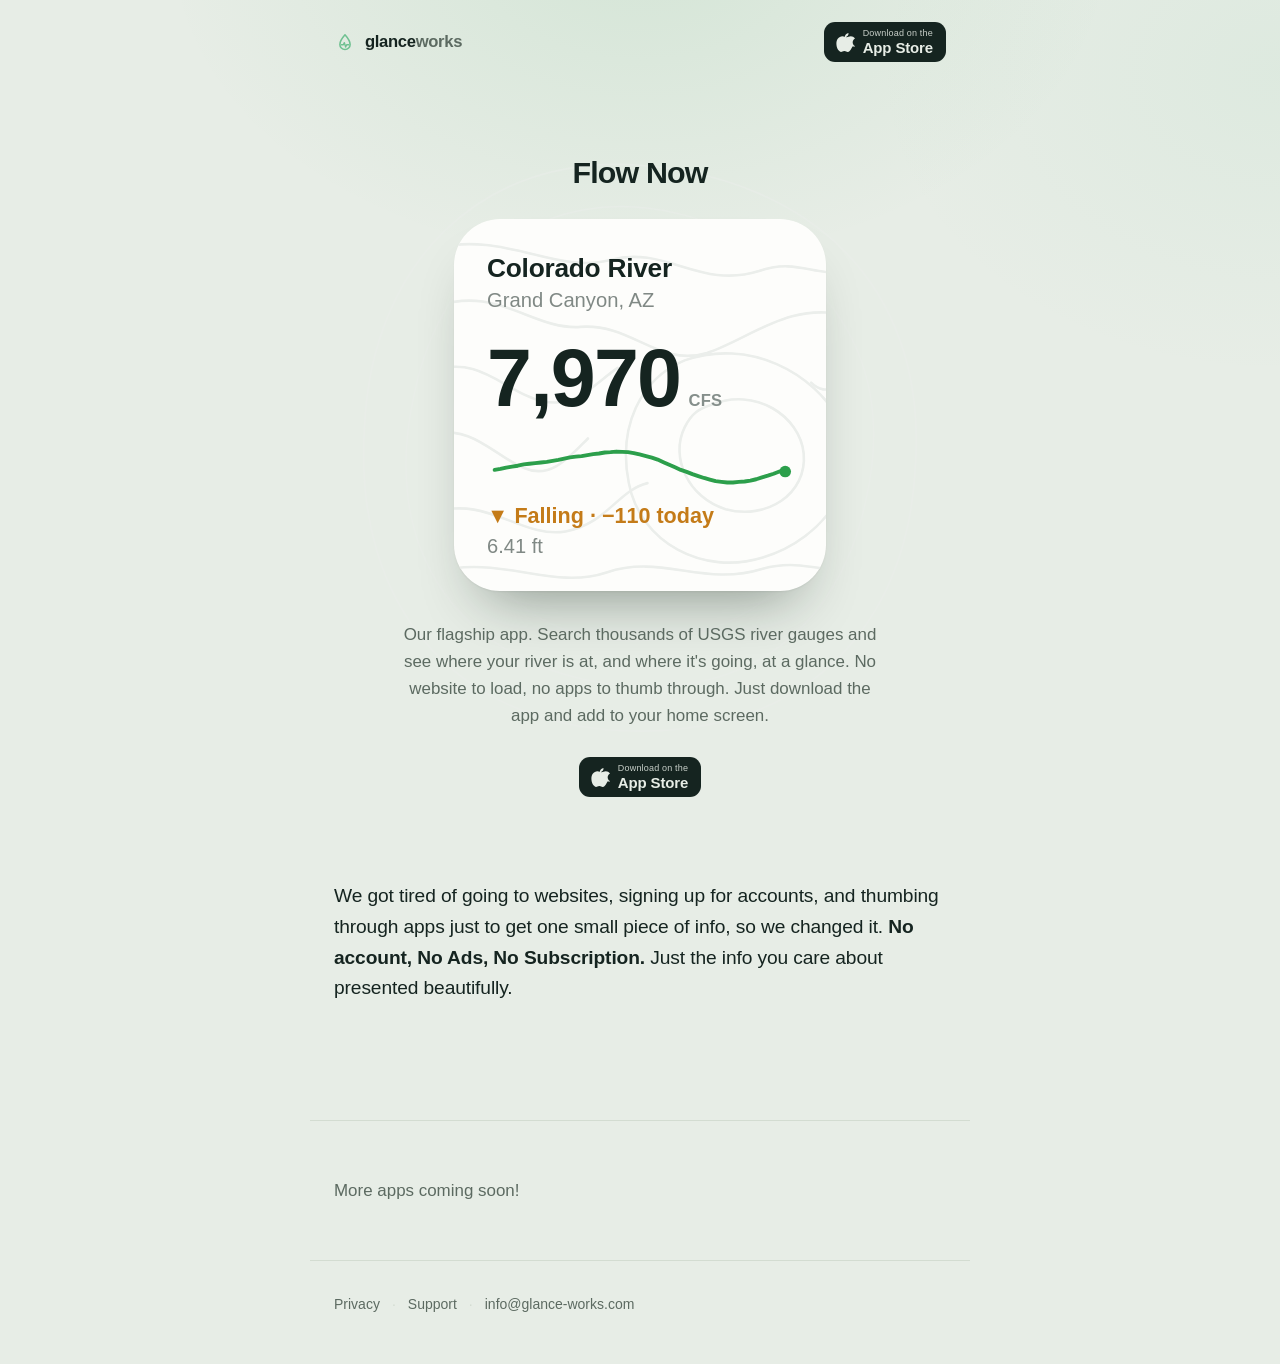
<file: index.html>
<!doctype html>
<html lang="en">
    <head>
        <meta charset="UTF-8" />
        <meta name="viewport" content="width=device-width, initial-scale=1.0" />
        <meta name="color-scheme" content="light dark" />
        <title>Glance Works — one number, on your homescreen</title>
        <meta
            name="description"
            content="We got tired of going to websites, signing up for accounts, and thumbing through apps just to get one small piece of info, so we changed it. No account, no ads, no subscription."
        />
        <link rel="icon" href="favicon.svg" type="image/svg+xml" />
        <link rel="stylesheet" href="styles.css" />
    </head>
    <body>
        <svg width="0" height="0" style="position: absolute" aria-hidden="true">
            <symbol id="drop" viewBox="0 0 24 24">
                <path
                    d="M12 4.2C12 4.2 17.6 10.6 17.6 14.6A5.6 5.6 0 1 1 6.4 14.6C6.4 10.6 12 4.2 12 4.2Z"
                    fill="none"
                    stroke="currentColor"
                    stroke-width="1.7"
                    stroke-linejoin="round"
                />
                <polyline
                    points="8.1,15 10.2,15 11.3,12.7 12.7,17.4 13.8,15 16,15"
                    fill="none"
                    stroke="currentColor"
                    stroke-width="1.5"
                    stroke-linecap="round"
                    stroke-linejoin="round"
                />
            </symbol>
            <symbol id="appstore-logo" viewBox="0 0 24 24">
                <path
                    d="M16.365 1.43c0 1.14-.42 2.2-1.12 2.98-.85.94-2.24 1.66-3.4 1.57-.14-1.1.44-2.28 1.1-3.02.79-.87 2.2-1.53 3.42-1.53zM20.9 17.4c-.55 1.27-.82 1.84-1.53 2.96-.99 1.56-2.39 3.5-4.12 3.51-1.54.02-1.94-1-4.03-.99-2.09.01-2.53 1.01-4.07.98-1.73-.03-3.05-1.78-4.04-3.34C1.34 16.65.99 11.06 3.31 8.09 4.72 6.26 6.86 5.16 8.9 5.16c2.07 0 3.37 1.13 5.08 1.13 1.66 0 2.67-1.13 5.06-1.13 1.81 0 3.73.99 5.1 2.7-4.48 2.45-3.75 8.84 1.76 9.54z"
                />
            </symbol>
            <!-- faint topographic contours, as in the app -->
            <symbol id="contours" viewBox="0 0 100 100">
                <g
                    fill="none"
                    stroke="currentColor"
                    stroke-width="0.7"
                    stroke-linecap="round"
                >
                    <!-- wandering ridge lines, roughly parallel, never crossing -->
                    <path
                        d="M-6,8 C14,3 27,15 42,11 C57,7 66,19 82,14 C93,10 99,17 106,13"
                    />
                    <path
                        d="M-6,24 C11,17 21,30 34,29 C48,28 55,40 68,36 C80,32 90,22 106,26"
                    />
                    <path d="M-6,41 C7,36 14,47 24,49 C33,51 38,44 44,40" />
                    <path d="M-6,58 C5,55 11,64 19,67 C26,70 31,64 36,59" />
                    <path d="M-6,79 C9,74 18,86 30,84 C41,82 44,73 52,71" />
                    <path
                        d="M-6,95 C13,90 26,100 41,95 C56,90 67,99 83,94 C94,91 99,96 106,93"
                    />
                    <path d="M96,44 C100,48 103,44 106,46" />
                    <!-- an irregular knoll on the right, partly off the card -->
                    <path
                        d="M62,38 C79,32 97,41 104,55 C111,69 100,86 83,91 C67,96 50,87 47,71 C44,56 50,43 62,38 Z"
                    />
                    <path
                        d="M69,50 C81,45 93,53 94,63 C95,74 84,81 73,78 C63,75 58,64 62,56 C64,52 66,51 69,50 Z"
                    />
                </g>
            </symbol>
        </svg>

        <header class="topbar wrap">
            <a
                class="wordmark"
                href="index.html"
                aria-label="Glance Works — home"
            >
                <svg class="wordmark__mark" aria-hidden="true">
                    <use href="#drop" />
                </svg>
                <span>glance<b>works</b></span>
            </a>
            <a class="appstore" href="#" aria-label="Get it on the App Store">
                <svg class="appstore__logo" aria-hidden="true">
                    <use href="#appstore-logo" />
                </svg>
                <span class="appstore__text"
                    ><small>Download on the</small
                    ><strong>App Store</strong></span
                >
            </a>
        </header>

        <main>
            <section class="hero wrap">
                <svg
                    class="topo-bg"
                    viewBox="-320 -320 640 640"
                    aria-hidden="true"
                    preserveAspectRatio="xMidYMid meet"
                >
                    <g fill="none" stroke="currentColor" stroke-width="1.4">
                        <path
                            id="ring"
                            d="M0,-232 C132,-222 236,-140 226,14 C220,150 132,238 -14,232 C-150,226 -236,132 -226,-18 C-220,-150 -132,-242 0,-232 Z"
                        />
                        <use href="#ring" transform="scale(0.84) rotate(9)" />
                        <use href="#ring" transform="scale(0.68) rotate(-7)" />
                        <use href="#ring" transform="scale(0.53) rotate(14)" />
                        <use href="#ring" transform="scale(0.39) rotate(-4)" />
                        <use href="#ring" transform="scale(0.26) rotate(11)" />
                        <use href="#ring" transform="scale(0.14) rotate(-9)" />
                    </g>
                </svg>

                <h1 class="app-title rise" style="--delay: 40ms">Flow Now</h1>

                <article
                    class="widget rise"
                    style="--delay: 120ms"
                    aria-label="Flow Now widget: Colorado River, Grand Canyon, Arizona — 7,970 cubic feet per second, falling 110 today, gauge height 6.41 feet"
                >
                    <svg
                        class="w-topo"
                        viewBox="0 0 100 100"
                        preserveAspectRatio="none"
                        aria-hidden="true"
                    >
                        <use href="#contours" />
                    </svg>
                    <div class="w-inner">
                        <div class="w-head">
                            <div class="w-name">Colorado River</div>
                            <div class="w-loc">Grand Canyon, AZ</div>
                        </div>

                        <div class="w-read">
                            <span class="w-num" id="cfs">7,970</span
                            ><span class="w-cfs">CFS</span>
                        </div>

                        <div class="w-foot">
                            <svg
                                class="w-spark"
                                viewBox="-2.6 -2.6 105.2 15.84"
                                aria-hidden="true"
                            >
                                <polyline
                                    class="w-spark__line"
                                    pathLength="100"
                                    points="0.0,6.32 2.0,5.99 3.99,5.54 5.99,5.21 7.98,4.88 9.98,4.43 11.97,4.21 13.97,3.99 15.96,3.77 17.96,3.55 19.96,3.22 21.95,2.88 23.95,2.44 25.94,2.0 27.94,1.77 29.93,1.55 31.93,1.22 33.92,0.89 35.92,0.67 37.92,0.33 39.91,0.22 41.91,0.0 43.9,0.11 45.9,0.22 47.89,0.55 49.89,1.0 52.11,1.55 54.1,2.11 56.1,2.77 58.09,3.66 60.09,4.55 62.08,5.43 64.08,6.32 66.08,6.98 68.07,7.76 70.07,8.43 72.06,9.09 74.06,9.65 76.05,10.2 78.05,10.42 80.04,10.64 82.04,10.64 84.04,10.42 86.03,10.31 88.03,9.98 90.02,9.53 92.02,8.87 94.01,8.31 96.01,7.65 98.0,6.87 100.0,6.87"
                                />
                                <circle
                                    class="w-spark__dot"
                                    cx="100"
                                    cy="6.87"
                                    r="2"
                                />
                            </svg>
                            <div class="w-trend">
                                &#9660; Falling &middot; &minus;110 today
                            </div>
                            <div class="w-height">6.41 ft</div>
                        </div>
                    </div>
                </article>

                <p class="thesis rise" style="--delay: 240ms">
                    Our flagship app. Search thousands of USGS river gauges and
                    see where your river is at, and where it's going, at a
                    glance. No website to load, no apps to thumb through. Just
                    download the app and add to your home screen.
                </p>

                <a
                    class="appstore appstore--cta rise"
                    style="--delay: 320ms"
                    href="#"
                    aria-label="Get it on the App Store"
                >
                    <svg class="appstore__logo" aria-hidden="true">
                        <use href="#appstore-logo" />
                    </svg>
                    <span class="appstore__text"
                        ><small>Download on the</small
                        ><strong>App Store</strong></span
                    >
                </a>
            </section>

            <section
                class="promise wrap rise"
                style="--delay: 400ms"
                aria-label="Why these apps exist"
            >
                <p>
                    We got tired of going to websites, signing up for accounts,
                    and thumbing through apps just to get one small piece of
                    info, so we changed it.
                    <strong>No account, No Ads, No Subscription.</strong> Just
                    the info you care about presented beautifully.
                </p>
            </section>

            <section class="more wrap rise" style="--delay: 480ms">
                <p>More apps coming soon!</p>
            </section>
        </main>

        <footer class="footer wrap">
            <nav aria-label="Footer">
                <a href="privacy.html">Privacy</a>
                <span class="footer__sep" aria-hidden="true">·</span>
                <a href="mailto:cspan00@pm.me">Support</a>
                <span class="footer__sep" aria-hidden="true">·</span>
                <a href="mailto:info@glance-works.com">info@glance-works.com</a>
            </nav>
        </footer>

        <script src="script.js"></script>
    </body>
</html>
</file>
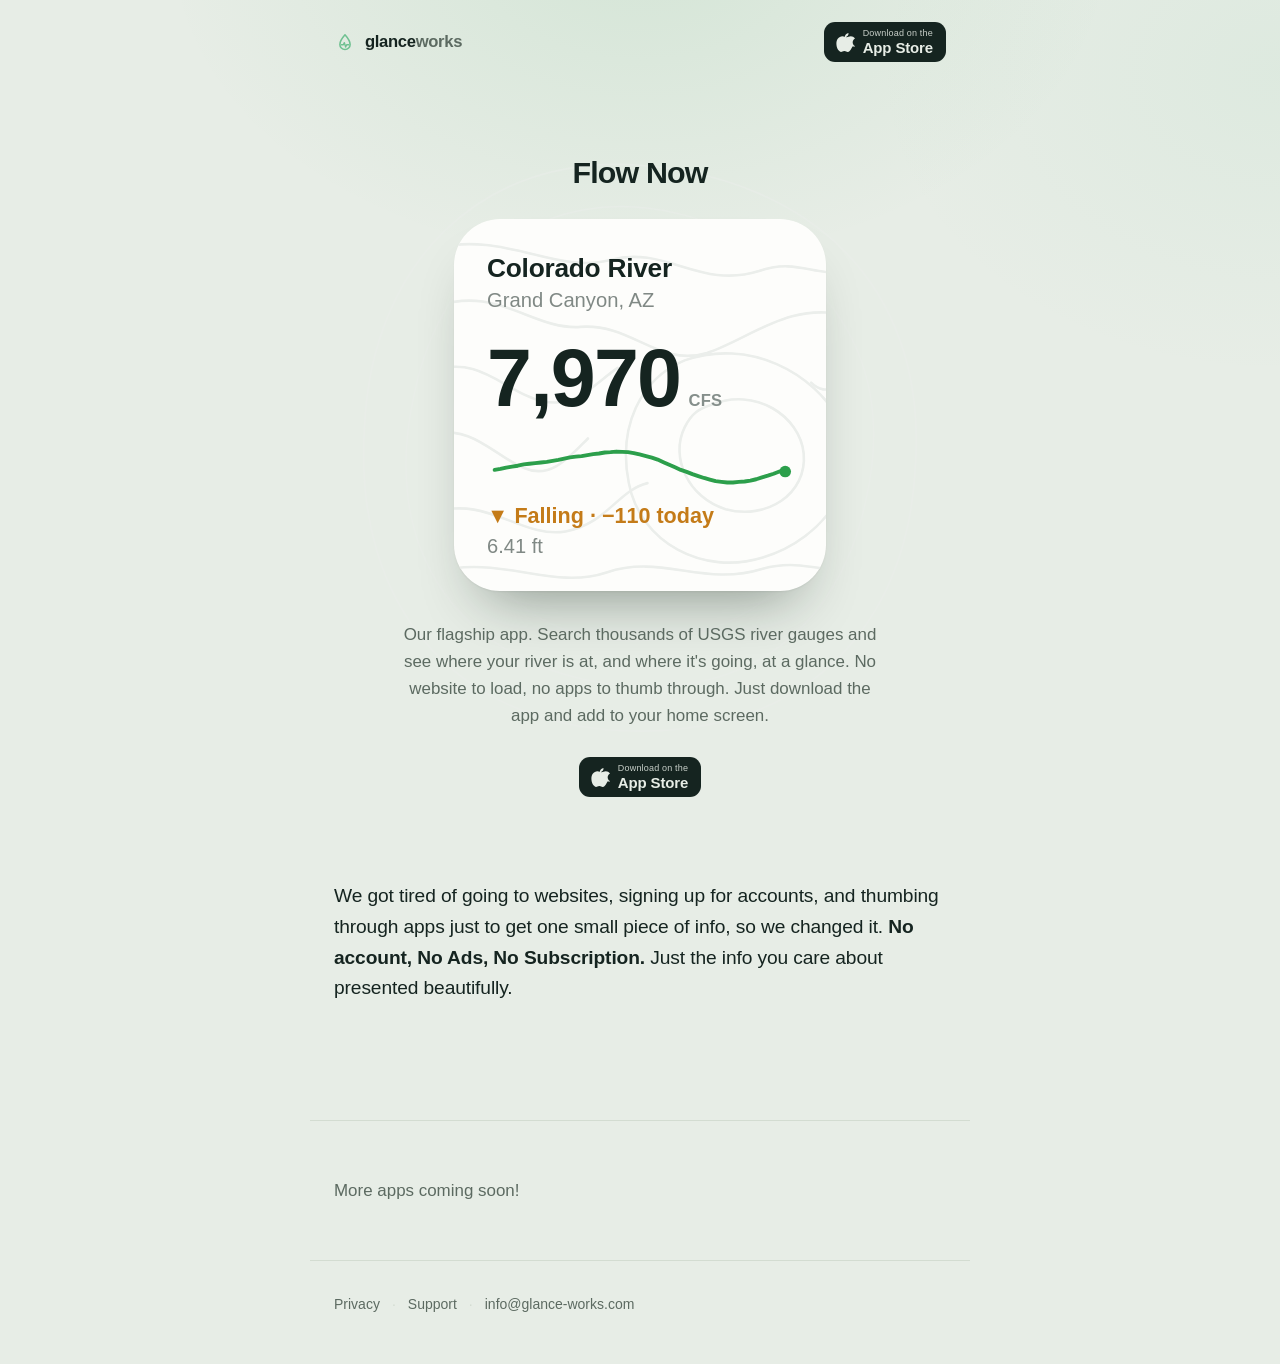
<file: site/index.html>
<!doctype html>
<html lang="en">
    <head>
        <meta charset="UTF-8" />
        <meta name="viewport" content="width=device-width, initial-scale=1.0" />
        <meta name="color-scheme" content="light dark" />
        <title>Glance Works — one number, on your homescreen</title>
        <meta
            name="description"
            content="We got tired of going to websites, signing up for accounts, and thumbing through apps just to get one small piece of info, so we changed it. No account, no ads, no subscription."
        />
        <link rel="icon" href="favicon.svg" type="image/svg+xml" />
        <link rel="stylesheet" href="styles.css" />
    </head>
    <body>
        <svg width="0" height="0" style="position: absolute" aria-hidden="true">
            <symbol id="drop" viewBox="0 0 24 24">
                <path
                    d="M12 4.2C12 4.2 17.6 10.6 17.6 14.6A5.6 5.6 0 1 1 6.4 14.6C6.4 10.6 12 4.2 12 4.2Z"
                    fill="none"
                    stroke="currentColor"
                    stroke-width="1.7"
                    stroke-linejoin="round"
                />
                <polyline
                    points="8.1,15 10.2,15 11.3,12.7 12.7,17.4 13.8,15 16,15"
                    fill="none"
                    stroke="currentColor"
                    stroke-width="1.5"
                    stroke-linecap="round"
                    stroke-linejoin="round"
                />
            </symbol>
            <symbol id="appstore-logo" viewBox="0 0 24 24">
                <path
                    d="M16.365 1.43c0 1.14-.42 2.2-1.12 2.98-.85.94-2.24 1.66-3.4 1.57-.14-1.1.44-2.28 1.1-3.02.79-.87 2.2-1.53 3.42-1.53zM20.9 17.4c-.55 1.27-.82 1.84-1.53 2.96-.99 1.56-2.39 3.5-4.12 3.51-1.54.02-1.94-1-4.03-.99-2.09.01-2.53 1.01-4.07.98-1.73-.03-3.05-1.78-4.04-3.34C1.34 16.65.99 11.06 3.31 8.09 4.72 6.26 6.86 5.16 8.9 5.16c2.07 0 3.37 1.13 5.08 1.13 1.66 0 2.67-1.13 5.06-1.13 1.81 0 3.73.99 5.1 2.7-4.48 2.45-3.75 8.84 1.76 9.54z"
                />
            </symbol>
            <!-- faint topographic contours, as in the app -->
            <symbol id="contours" viewBox="0 0 100 100">
                <g
                    fill="none"
                    stroke="currentColor"
                    stroke-width="0.7"
                    stroke-linecap="round"
                >
                    <!-- wandering ridge lines, roughly parallel, never crossing -->
                    <path
                        d="M-6,8 C14,3 27,15 42,11 C57,7 66,19 82,14 C93,10 99,17 106,13"
                    />
                    <path
                        d="M-6,24 C11,17 21,30 34,29 C48,28 55,40 68,36 C80,32 90,22 106,26"
                    />
                    <path d="M-6,41 C7,36 14,47 24,49 C33,51 38,44 44,40" />
                    <path d="M-6,58 C5,55 11,64 19,67 C26,70 31,64 36,59" />
                    <path d="M-6,79 C9,74 18,86 30,84 C41,82 44,73 52,71" />
                    <path
                        d="M-6,95 C13,90 26,100 41,95 C56,90 67,99 83,94 C94,91 99,96 106,93"
                    />
                    <path d="M96,44 C100,48 103,44 106,46" />
                    <!-- an irregular knoll on the right, partly off the card -->
                    <path
                        d="M62,38 C79,32 97,41 104,55 C111,69 100,86 83,91 C67,96 50,87 47,71 C44,56 50,43 62,38 Z"
                    />
                    <path
                        d="M69,50 C81,45 93,53 94,63 C95,74 84,81 73,78 C63,75 58,64 62,56 C64,52 66,51 69,50 Z"
                    />
                </g>
            </symbol>
        </svg>

        <header class="topbar wrap">
            <a
                class="wordmark"
                href="index.html"
                aria-label="Glance Works — home"
            >
                <svg class="wordmark__mark" aria-hidden="true">
                    <use href="#drop" />
                </svg>
                <span>glance<b>works</b></span>
            </a>
            <a
                class="appstore"
                href="https://apps.apple.com/us/app/flow-now-river-levels-widget/id6795593682"
                aria-label="Get it on the App Store"
            >
                <svg class="appstore__logo" aria-hidden="true">
                    <use href="#appstore-logo" />
                </svg>
                <span class="appstore__text"
                    ><small>Download on the</small
                    ><strong>App Store</strong></span
                >
            </a>
        </header>

        <main>
            <section class="hero wrap">
                <svg
                    class="topo-bg"
                    viewBox="-320 -320 640 640"
                    aria-hidden="true"
                    preserveAspectRatio="xMidYMid meet"
                >
                    <g fill="none" stroke="currentColor" stroke-width="1.4">
                        <path
                            id="ring"
                            d="M0,-232 C132,-222 236,-140 226,14 C220,150 132,238 -14,232 C-150,226 -236,132 -226,-18 C-220,-150 -132,-242 0,-232 Z"
                        />
                        <use href="#ring" transform="scale(0.84) rotate(9)" />
                        <use href="#ring" transform="scale(0.68) rotate(-7)" />
                        <use href="#ring" transform="scale(0.53) rotate(14)" />
                        <use href="#ring" transform="scale(0.39) rotate(-4)" />
                        <use href="#ring" transform="scale(0.26) rotate(11)" />
                        <use href="#ring" transform="scale(0.14) rotate(-9)" />
                    </g>
                </svg>

                <h1 class="app-title rise" style="--delay: 40ms">Flow Now</h1>

                <article
                    class="widget rise"
                    style="--delay: 120ms"
                    aria-label="Flow Now widget: Colorado River, Grand Canyon, Arizona — 7,970 cubic feet per second, falling 110 today, gauge height 6.41 feet"
                >
                    <svg
                        class="w-topo"
                        viewBox="0 0 100 100"
                        preserveAspectRatio="none"
                        aria-hidden="true"
                    >
                        <use href="#contours" />
                    </svg>
                    <div class="w-inner">
                        <div class="w-head">
                            <div class="w-name">Colorado River</div>
                            <div class="w-loc">Grand Canyon, AZ</div>
                        </div>

                        <div class="w-read">
                            <span class="w-num" id="cfs">7,970</span
                            ><span class="w-cfs">CFS</span>
                        </div>

                        <div class="w-foot">
                            <svg
                                class="w-spark"
                                viewBox="-2.6 -2.6 105.2 15.84"
                                aria-hidden="true"
                            >
                                <polyline
                                    class="w-spark__line"
                                    pathLength="100"
                                    points="0.0,6.32 2.0,5.99 3.99,5.54 5.99,5.21 7.98,4.88 9.98,4.43 11.97,4.21 13.97,3.99 15.96,3.77 17.96,3.55 19.96,3.22 21.95,2.88 23.95,2.44 25.94,2.0 27.94,1.77 29.93,1.55 31.93,1.22 33.92,0.89 35.92,0.67 37.92,0.33 39.91,0.22 41.91,0.0 43.9,0.11 45.9,0.22 47.89,0.55 49.89,1.0 52.11,1.55 54.1,2.11 56.1,2.77 58.09,3.66 60.09,4.55 62.08,5.43 64.08,6.32 66.08,6.98 68.07,7.76 70.07,8.43 72.06,9.09 74.06,9.65 76.05,10.2 78.05,10.42 80.04,10.64 82.04,10.64 84.04,10.42 86.03,10.31 88.03,9.98 90.02,9.53 92.02,8.87 94.01,8.31 96.01,7.65 98.0,6.87 100.0,6.87"
                                />
                                <circle
                                    class="w-spark__dot"
                                    cx="100"
                                    cy="6.87"
                                    r="2"
                                />
                            </svg>
                            <div class="w-trend">
                                &#9660; Falling &middot; &minus;110 today
                            </div>
                            <div class="w-height">6.41 ft</div>
                        </div>
                    </div>
                </article>

                <p class="thesis rise" style="--delay: 240ms">
                    Our flagship app. Search thousands of USGS river gauges and
                    see where your river is at, and where it's going, at a
                    glance. No website to load, no apps to thumb through. Just
                    download the app and add to your home screen.
                </p>

                <a
                    class="appstore appstore--cta rise"
                    style="--delay: 320ms"
                    href="https://apps.apple.com/us/app/flow-now-river-levels-widget/id6795593682"
                    aria-label="Get it on the App Store"
                >
                    <svg class="appstore__logo" aria-hidden="true">
                        <use href="#appstore-logo" />
                    </svg>
                    <span class="appstore__text"
                        ><small>Download on the</small
                        ><strong>App Store</strong></span
                    >
                </a>
            </section>

            <section
                class="promise wrap rise"
                style="--delay: 400ms"
                aria-label="Why these apps exist"
            >
                <p>
                    We got tired of going to websites, signing up for accounts,
                    and thumbing through apps just to get one small piece of
                    info, so we changed it.
                    <strong>No account, No Ads, No Subscription.</strong> Just
                    the info you care about presented beautifully.
                </p>
            </section>

            <section class="more wrap rise" style="--delay: 480ms">
                <p>More apps coming soon!</p>
            </section>
        </main>

        <footer class="footer wrap">
            <nav aria-label="Footer">
                <a href="privacy.html">Privacy</a>
                <span class="footer__sep" aria-hidden="true">·</span>
                <a href="support.html">Support</a>
                <span class="footer__sep" aria-hidden="true">·</span>
                <a data-mail>info at glance-works dot com</a>
            </nav>
        </footer>

        <script src="mail.js"></script>
        <script src="script.js"></script>
    </body>
</html>
</file>
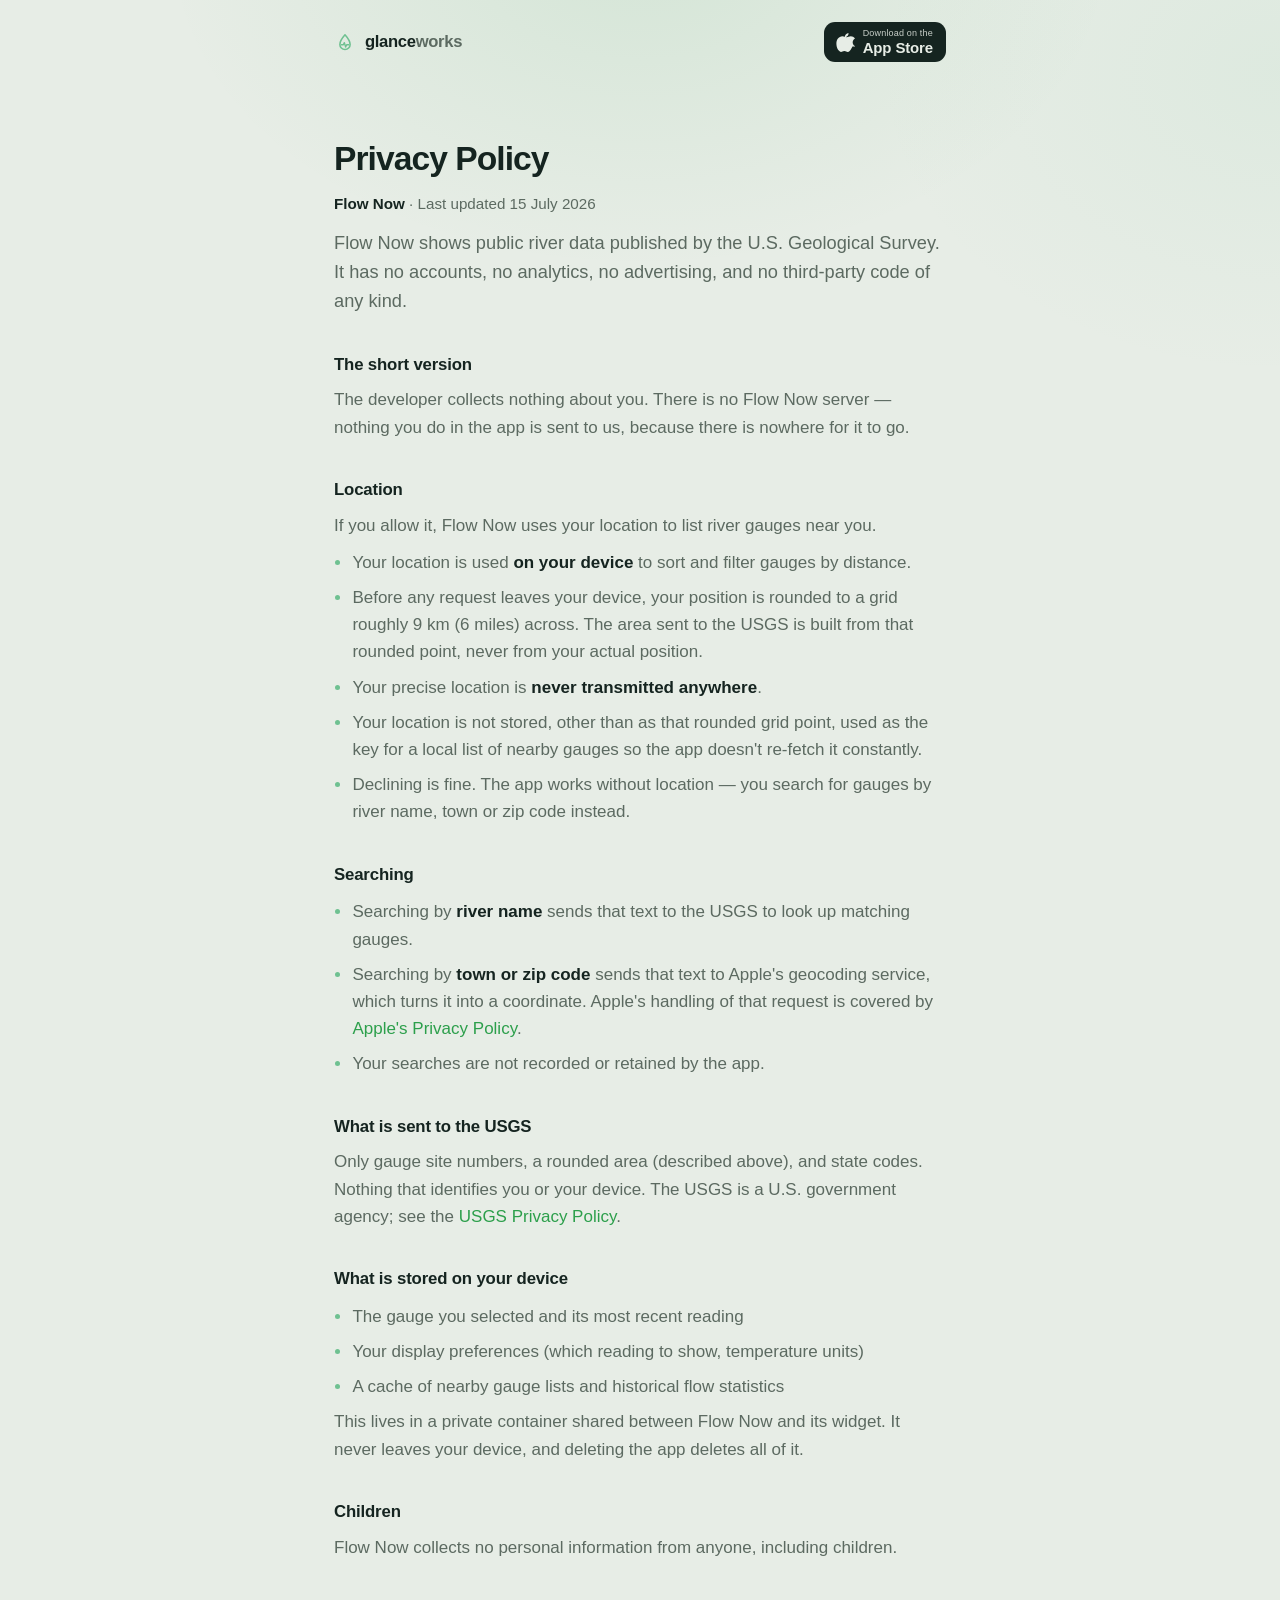
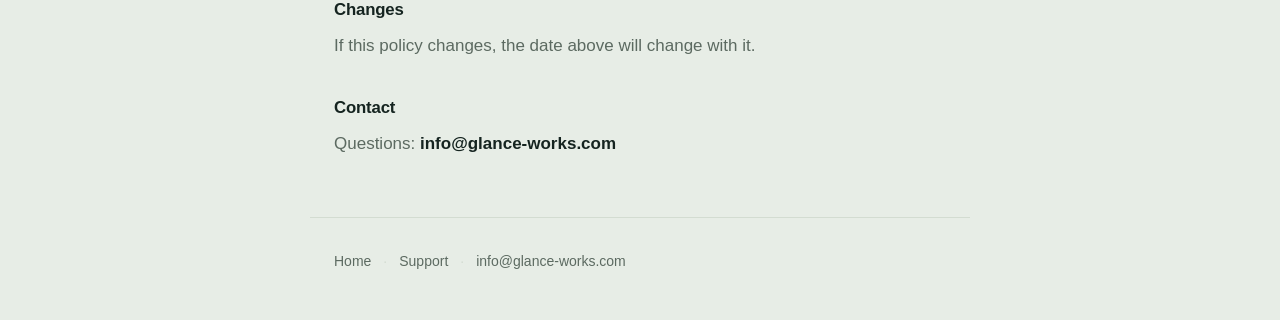
<file: privacy.html>
<!DOCTYPE html>
<html lang="en">
<head>
  <meta charset="UTF-8" />
  <meta name="viewport" content="width=device-width, initial-scale=1.0" />
  <meta name="color-scheme" content="light dark" />
  <title>Privacy Policy — Flow Now</title>
  <meta name="description" content="Flow Now shows public river data published by the U.S. Geological Survey. No accounts, no analytics, no advertising, and no third-party code of any kind." />
  <link rel="icon" href="favicon.svg" type="image/svg+xml" />
  <link rel="stylesheet" href="styles.css" />
</head>
<body>
  <svg width="0" height="0" style="position:absolute" aria-hidden="true">
    <symbol id="drop" viewBox="0 0 24 24">
      <path d="M12 4.2C12 4.2 17.6 10.6 17.6 14.6A5.6 5.6 0 1 1 6.4 14.6C6.4 10.6 12 4.2 12 4.2Z"
            fill="none" stroke="currentColor" stroke-width="1.7" stroke-linejoin="round"/>
      <polyline points="8.1,15 10.2,15 11.3,12.7 12.7,17.4 13.8,15 16,15"
            fill="none" stroke="currentColor" stroke-width="1.5" stroke-linecap="round" stroke-linejoin="round"/>
    </symbol>
    <symbol id="appstore-logo" viewBox="0 0 24 24">
      <path d="M16.365 1.43c0 1.14-.42 2.2-1.12 2.98-.85.94-2.24 1.66-3.4 1.57-.14-1.1.44-2.28 1.1-3.02.79-.87 2.2-1.53 3.42-1.53zM20.9 17.4c-.55 1.27-.82 1.84-1.53 2.96-.99 1.56-2.39 3.5-4.12 3.51-1.54.02-1.94-1-4.03-.99-2.09.01-2.53 1.01-4.07.98-1.73-.03-3.05-1.78-4.04-3.34C1.34 16.65.99 11.06 3.31 8.09 4.72 6.26 6.86 5.16 8.9 5.16c2.07 0 3.37 1.13 5.08 1.13 1.66 0 2.67-1.13 5.06-1.13 1.81 0 3.73.99 5.1 2.7-4.48 2.45-3.75 8.84 1.76 9.54z"/>
    </symbol>
  </svg>

  <header class="topbar wrap">
    <a class="wordmark" href="index.html" aria-label="Glance Works — home">
      <svg class="wordmark__mark" aria-hidden="true"><use href="#drop"/></svg>
      <span>glance<b>works</b></span>
    </a>
    <a class="appstore" href="#" aria-label="Get it on the App Store">
      <svg class="appstore__logo" aria-hidden="true"><use href="#appstore-logo"/></svg>
      <span class="appstore__text"><small>Download on the</small><strong>App Store</strong></span>
    </a>
  </header>

  <main class="prose wrap">
    <h1>Privacy Policy</h1>
    <p class="prose__meta"><strong>Flow Now</strong> · Last updated 15 July 2026</p>

    <p class="prose__lede">
      Flow Now shows public river data published by the U.S. Geological Survey. It has
      no accounts, no analytics, no advertising, and no third-party code of any kind.
    </p>

    <h2>The short version</h2>
    <p>
      The developer collects nothing about you. There is no Flow Now server — nothing
      you do in the app is sent to us, because there is nowhere for it to go.
    </p>

    <h2>Location</h2>
    <p>If you allow it, Flow Now uses your location to list river gauges near you.</p>
    <ul>
      <li>Your location is used <strong>on your device</strong> to sort and filter gauges by distance.</li>
      <li>Before any request leaves your device, your position is rounded to a grid roughly
          9&nbsp;km (6&nbsp;miles) across. The area sent to the USGS is built from that rounded
          point, never from your actual position.</li>
      <li>Your precise location is <strong>never transmitted anywhere</strong>.</li>
      <li>Your location is not stored, other than as that rounded grid point, used as the key
          for a local list of nearby gauges so the app doesn't re-fetch it constantly.</li>
      <li>Declining is fine. The app works without location — you search for gauges by river
          name, town or zip code instead.</li>
    </ul>

    <h2>Searching</h2>
    <ul>
      <li>Searching by <strong>river name</strong> sends that text to the USGS to look up
          matching gauges.</li>
      <li>Searching by <strong>town or zip code</strong> sends that text to Apple's geocoding
          service, which turns it into a coordinate. Apple's handling of that request is
          covered by <a href="https://www.apple.com/legal/privacy/" rel="noopener">Apple's Privacy Policy</a>.</li>
      <li>Your searches are not recorded or retained by the app.</li>
    </ul>

    <h2>What is sent to the USGS</h2>
    <p>
      Only gauge site numbers, a rounded area (described above), and state codes. Nothing
      that identifies you or your device. The USGS is a U.S. government agency; see the
      <a href="https://www.usgs.gov/policies/privacy-policy" rel="noopener">USGS Privacy Policy</a>.
    </p>

    <h2>What is stored on your device</h2>
    <ul>
      <li>The gauge you selected and its most recent reading</li>
      <li>Your display preferences (which reading to show, temperature units)</li>
      <li>A cache of nearby gauge lists and historical flow statistics</li>
    </ul>
    <p>
      This lives in a private container shared between Flow Now and its widget. It never
      leaves your device, and deleting the app deletes all of it.
    </p>

    <h2>Children</h2>
    <p>Flow Now collects no personal information from anyone, including children.</p>

    <h2>Changes</h2>
    <p>If this policy changes, the date above will change with it.</p>

    <h2>Contact</h2>
    <p>Questions: <a href="mailto:info@glance-works.com"><strong>info@glance-works.com</strong></a></p>
  </main>

  <footer class="footer wrap">
    <nav aria-label="Footer">
      <a href="index.html">Home</a>
      <span class="footer__sep" aria-hidden="true">·</span>
      <a href="mailto:info@glance-works.com">Support</a>
      <span class="footer__sep" aria-hidden="true">·</span>
      <a href="mailto:info@glance-works">info@glance-works.com</a>
    </nav>
  </footer>
</body>
</html>
</file>
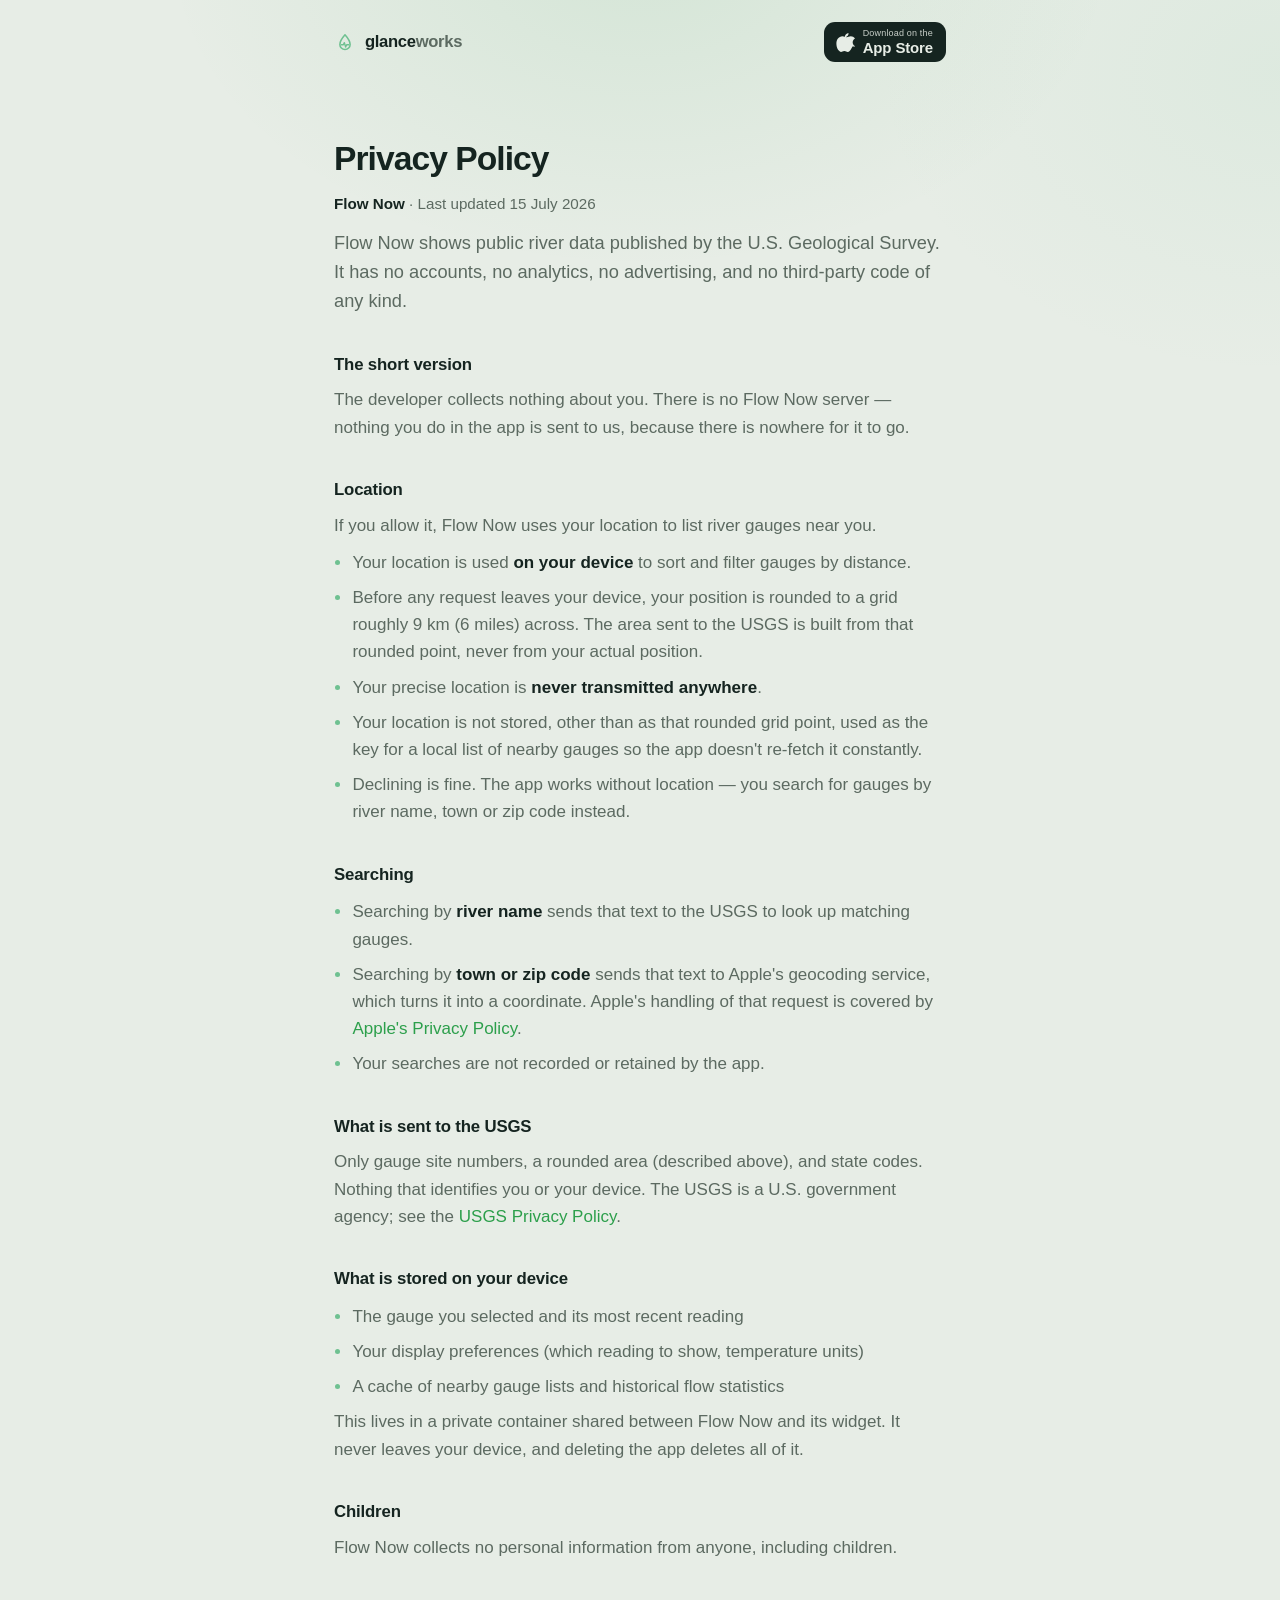
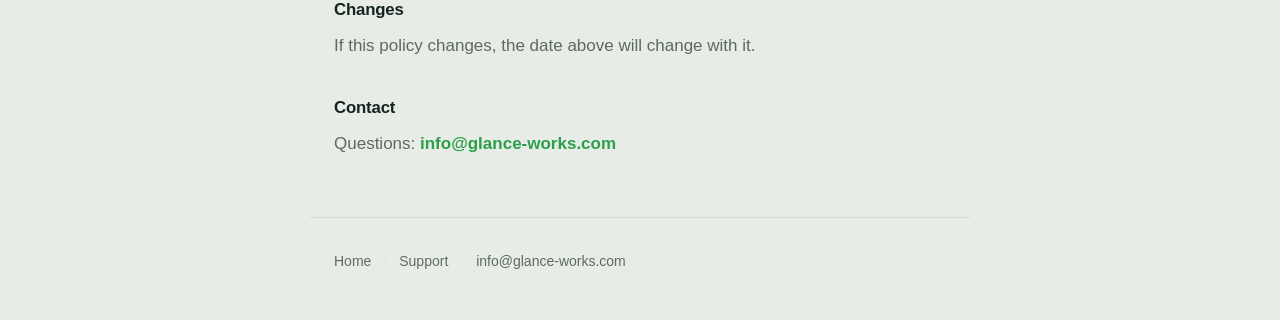
<file: site/privacy.html>
<!DOCTYPE html>
<html lang="en">
<head>
  <meta charset="UTF-8" />
  <meta name="viewport" content="width=device-width, initial-scale=1.0" />
  <meta name="color-scheme" content="light dark" />
  <title>Privacy Policy — Flow Now</title>
  <meta name="description" content="Flow Now shows public river data published by the U.S. Geological Survey. No accounts, no analytics, no advertising, and no third-party code of any kind." />
  <link rel="icon" href="favicon.svg" type="image/svg+xml" />
  <link rel="stylesheet" href="styles.css" />
</head>
<body>
  <svg width="0" height="0" style="position:absolute" aria-hidden="true">
    <symbol id="drop" viewBox="0 0 24 24">
      <path d="M12 4.2C12 4.2 17.6 10.6 17.6 14.6A5.6 5.6 0 1 1 6.4 14.6C6.4 10.6 12 4.2 12 4.2Z"
            fill="none" stroke="currentColor" stroke-width="1.7" stroke-linejoin="round"/>
      <polyline points="8.1,15 10.2,15 11.3,12.7 12.7,17.4 13.8,15 16,15"
            fill="none" stroke="currentColor" stroke-width="1.5" stroke-linecap="round" stroke-linejoin="round"/>
    </symbol>
    <symbol id="appstore-logo" viewBox="0 0 24 24">
      <path d="M16.365 1.43c0 1.14-.42 2.2-1.12 2.98-.85.94-2.24 1.66-3.4 1.57-.14-1.1.44-2.28 1.1-3.02.79-.87 2.2-1.53 3.42-1.53zM20.9 17.4c-.55 1.27-.82 1.84-1.53 2.96-.99 1.56-2.39 3.5-4.12 3.51-1.54.02-1.94-1-4.03-.99-2.09.01-2.53 1.01-4.07.98-1.73-.03-3.05-1.78-4.04-3.34C1.34 16.65.99 11.06 3.31 8.09 4.72 6.26 6.86 5.16 8.9 5.16c2.07 0 3.37 1.13 5.08 1.13 1.66 0 2.67-1.13 5.06-1.13 1.81 0 3.73.99 5.1 2.7-4.48 2.45-3.75 8.84 1.76 9.54z"/>
    </symbol>
  </svg>

  <header class="topbar wrap">
    <a class="wordmark" href="index.html" aria-label="Glance Works — home">
      <svg class="wordmark__mark" aria-hidden="true"><use href="#drop"/></svg>
      <span>glance<b>works</b></span>
    </a>
    <a class="appstore" href="https://apps.apple.com/us/app/flow-now-river-levels-widget/id6795593682" aria-label="Get it on the App Store">
      <svg class="appstore__logo" aria-hidden="true"><use href="#appstore-logo"/></svg>
      <span class="appstore__text"><small>Download on the</small><strong>App Store</strong></span>
    </a>
  </header>

  <main class="prose wrap">
    <h1>Privacy Policy</h1>
    <p class="prose__meta"><strong>Flow Now</strong> · Last updated 15 July 2026</p>

    <p class="prose__lede">
      Flow Now shows public river data published by the U.S. Geological Survey. It has
      no accounts, no analytics, no advertising, and no third-party code of any kind.
    </p>

    <h2>The short version</h2>
    <p>
      The developer collects nothing about you. There is no Flow Now server — nothing
      you do in the app is sent to us, because there is nowhere for it to go.
    </p>

    <h2>Location</h2>
    <p>If you allow it, Flow Now uses your location to list river gauges near you.</p>
    <ul>
      <li>Your location is used <strong>on your device</strong> to sort and filter gauges by distance.</li>
      <li>Before any request leaves your device, your position is rounded to a grid roughly
          9&nbsp;km (6&nbsp;miles) across. The area sent to the USGS is built from that rounded
          point, never from your actual position.</li>
      <li>Your precise location is <strong>never transmitted anywhere</strong>.</li>
      <li>Your location is not stored, other than as that rounded grid point, used as the key
          for a local list of nearby gauges so the app doesn't re-fetch it constantly.</li>
      <li>Declining is fine. The app works without location — you search for gauges by river
          name, town or zip code instead.</li>
    </ul>

    <h2>Searching</h2>
    <ul>
      <li>Searching by <strong>river name</strong> sends that text to the USGS to look up
          matching gauges.</li>
      <li>Searching by <strong>town or zip code</strong> sends that text to Apple's geocoding
          service, which turns it into a coordinate. Apple's handling of that request is
          covered by <a href="https://www.apple.com/legal/privacy/" rel="noopener">Apple's Privacy Policy</a>.</li>
      <li>Your searches are not recorded or retained by the app.</li>
    </ul>

    <h2>What is sent to the USGS</h2>
    <p>
      Only gauge site numbers, a rounded area (described above), and state codes. Nothing
      that identifies you or your device. The USGS is a U.S. government agency; see the
      <a href="https://www.usgs.gov/policies/privacy-policy" rel="noopener">USGS Privacy Policy</a>.
    </p>

    <h2>What is stored on your device</h2>
    <ul>
      <li>The gauge you selected and its most recent reading</li>
      <li>Your display preferences (which reading to show, temperature units)</li>
      <li>A cache of nearby gauge lists and historical flow statistics</li>
    </ul>
    <p>
      This lives in a private container shared between Flow Now and its widget. It never
      leaves your device, and deleting the app deletes all of it.
    </p>

    <h2>Children</h2>
    <p>Flow Now collects no personal information from anyone, including children.</p>

    <h2>Changes</h2>
    <p>If this policy changes, the date above will change with it.</p>

    <h2>Contact</h2>
    <p>Questions: <strong><a data-mail>info at glance-works dot com</a></strong></p>
  </main>

  <footer class="footer wrap">
    <nav aria-label="Footer">
      <a href="index.html">Home</a>
      <span class="footer__sep" aria-hidden="true">·</span>
      <a href="support.html">Support</a>
      <span class="footer__sep" aria-hidden="true">·</span>
      <a data-mail>info at glance-works dot com</a>
    </nav>
  </footer>

  <script src="mail.js"></script>
</body>
</html>
</file>
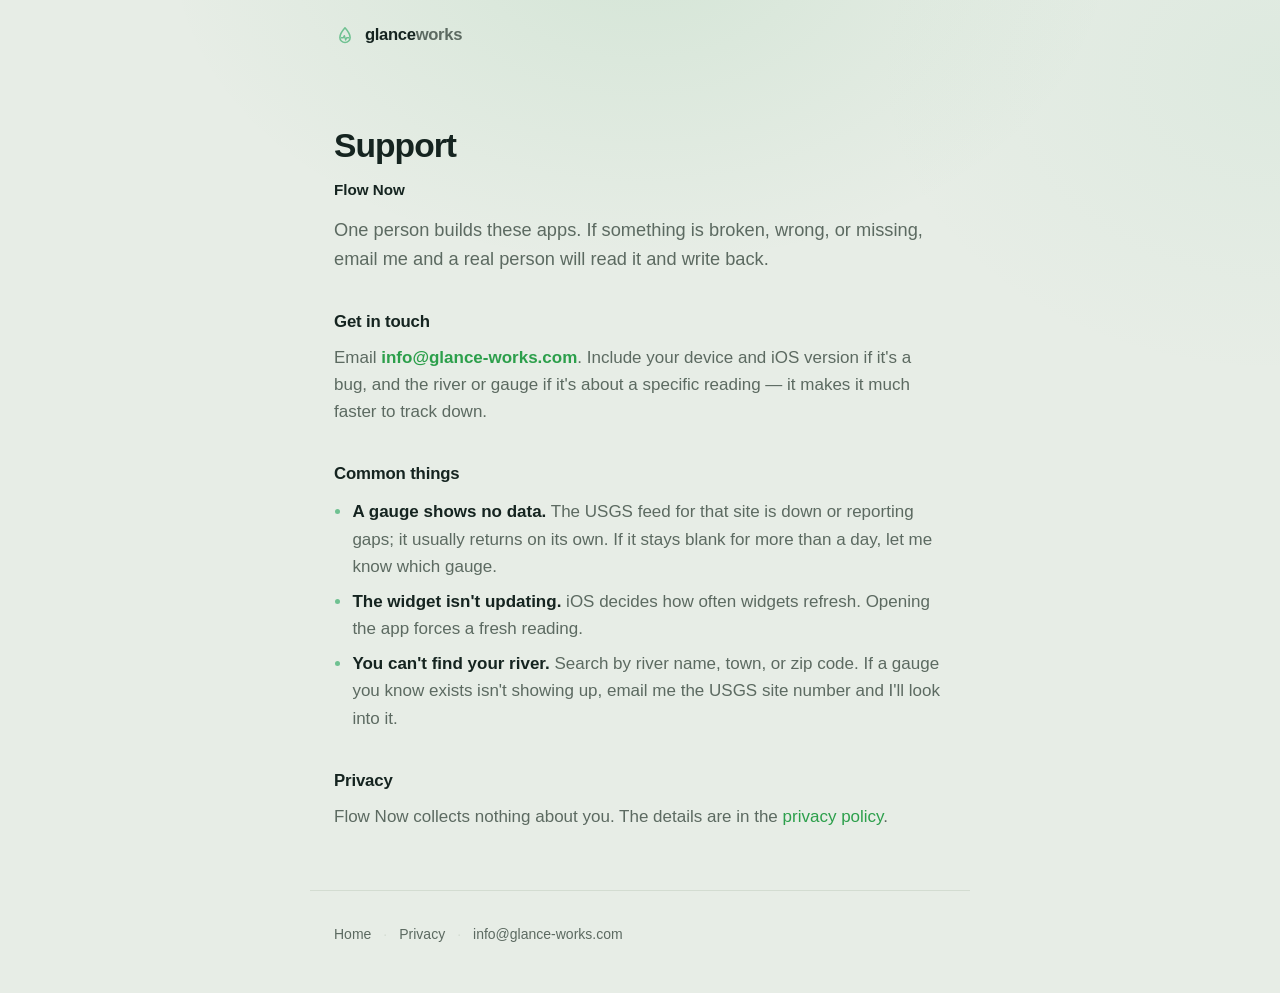
<file: site/support.html>
<!DOCTYPE html>
<html lang="en">
<head>
  <meta charset="UTF-8" />
  <meta name="viewport" content="width=device-width, initial-scale=1.0" />
  <meta name="color-scheme" content="light dark" />
  <title>Support — Flow Now</title>
  <meta name="description" content="Support for Flow Now. One person builds these apps; email gets a real reply." />
  <link rel="icon" href="favicon.svg" type="image/svg+xml" />
  <link rel="stylesheet" href="styles.css" />
</head>
<body>
  <svg width="0" height="0" style="position:absolute" aria-hidden="true">
    <symbol id="drop" viewBox="0 0 24 24">
      <path d="M12 4.2C12 4.2 17.6 10.6 17.6 14.6A5.6 5.6 0 1 1 6.4 14.6C6.4 10.6 12 4.2 12 4.2Z"
            fill="none" stroke="currentColor" stroke-width="1.7" stroke-linejoin="round"/>
      <polyline points="8.1,15 10.2,15 11.3,12.7 12.7,17.4 13.8,15 16,15"
            fill="none" stroke="currentColor" stroke-width="1.5" stroke-linecap="round" stroke-linejoin="round"/>
    </symbol>
  </svg>

  <header class="topbar wrap">
    <a class="wordmark" href="index.html" aria-label="Glance Works — home">
      <svg class="wordmark__mark" aria-hidden="true"><use href="#drop"/></svg>
      <span>glance<b>works</b></span>
    </a>
  </header>

  <main class="prose wrap">
    <h1>Support</h1>
    <p class="prose__meta"><strong>Flow Now</strong></p>

    <p class="prose__lede">
      One person builds these apps. If something is broken, wrong, or missing, email
      me and a real person will read it and write back.
    </p>

    <h2>Get in touch</h2>
    <p>
      Email <strong><a data-mail>info at glance-works dot com</a></strong>. Include your
      device and iOS version if it's a bug, and the river or gauge if it's about a
      specific reading — it makes it much faster to track down.
    </p>

    <h2>Common things</h2>
    <ul>
      <li><strong>A gauge shows no data.</strong> The USGS feed for that site is
          down or reporting gaps; it usually returns on its own. If it stays blank
          for more than a day, let me know which gauge.</li>
      <li><strong>The widget isn't updating.</strong> iOS decides how often widgets
          refresh. Opening the app forces a fresh reading.</li>
      <li><strong>You can't find your river.</strong> Search by river name, town, or
          zip code. If a gauge you know exists isn't showing up, email me the USGS
          site number and I'll look into it.</li>
    </ul>

    <h2>Privacy</h2>
    <p>
      Flow Now collects nothing about you. The details are in the
      <a href="privacy.html">privacy policy</a>.
    </p>
  </main>

  <footer class="footer wrap">
    <nav aria-label="Footer">
      <a href="index.html">Home</a>
      <span class="footer__sep" aria-hidden="true">·</span>
      <a href="privacy.html">Privacy</a>
      <span class="footer__sep" aria-hidden="true">·</span>
      <a data-mail>info at glance-works dot com</a>
    </nav>
  </footer>

  <script src="mail.js"></script>
</body>
</html>
</file>
<file: styles.css>
/* ============================================================
   Glance Works — one number, on your homescreen.
   The hero widget is a 1:1 replica of the Flow Now iOS widget:
   colors sampled from the app, geometry measured off the
   screenshots (176.7pt square card), so every interior size is a
   percentage of the card width via container units (cqw).
   No webfonts — the product is native iOS, so the type is too.
   ============================================================ */

:root {
  color-scheme: light dark;

  --bg:       #E7EDE6;
  --bg-2:     #EEF2EC;
  --ink:      #152420;
  --stone:    #5C6A61;
  --hairline: #D3DCD1;

  --moss:     #2C9F4B;   /* the app's sparkline green */
  --mint:     #6FC191;
  --amber:    #C47B18;   /* a falling river */

  --snow:     #6E8BA0;
  --tide:     #2F7A63;
  --aurora:   #5566A0;

  /* --- widget internals, sampled from the app --- */
  --card:      #FDFDFB;
  --card-ink:  #152420;
  --card-sub:  #808985;
  --card-cfs:  #858F8B;
  --card-spark:#2C9F4B;
  --card-trend:#C47B18;
  --card-topo: #EBEEEB;
  --card-line: #EEF1EE;

  --wrap: 660px;
  --sys: -apple-system, BlinkMacSystemFont, "SF Pro Display", "SF Pro Text",
         "Segoe UI", Roboto, Helvetica, Arial, sans-serif;
}

@media (prefers-color-scheme: dark) {
  :root {
    --bg:       #0D1712;
    --bg-2:     #10201A;
    --ink:      #E6EEE7;
    --stone:    #8A988E;
    --hairline: #1E2C25;

    --moss:     #57C185;
    --mint:     #8FD3A8;
    --amber:    #D8A64E;

    --snow:     #8CA4B8;
    --tide:     #4FA184;
    --aurora:   #7C8ECB;

    --card:      #2C3A36;
    --card-ink:  #EEF5EF;
    --card-sub:  #909B95;
    --card-cfs:  #848F8A;
    --card-spark:#8ED5A3;
    --card-trend:#E5B96F;
    --card-topo: #36433F;
    --card-line: #35423E;
  }
}

* { box-sizing: border-box; margin: 0; padding: 0; }
html { -webkit-text-size-adjust: 100%; }

body {
  font-family: var(--sys);
  background: var(--bg);
  color: var(--ink);
  font-size: 17px;
  line-height: 1.6;
  overflow-x: hidden;
  -webkit-font-smoothing: antialiased;
  text-rendering: optimizeLegibility;
  background-image:
    radial-gradient(680px 460px at 50% -6%, color-mix(in srgb, var(--moss) 10%, transparent), transparent 70%),
    radial-gradient(560px 420px at 100% 8%, color-mix(in srgb, var(--mint) 8%, transparent), transparent 72%);
  background-attachment: fixed;
}

a { color: var(--moss); text-decoration: none; }
a:hover { text-decoration: underline; text-underline-offset: 3px; }
:focus-visible { outline: 2px solid var(--moss); outline-offset: 3px; border-radius: 5px; }

.wrap { max-width: var(--wrap); margin-inline: auto; padding-inline: 24px; }

/* ---------- Topbar ---------- */
.topbar { display: flex; align-items: center; justify-content: space-between; padding-block: 22px; }
.wordmark { display: inline-flex; align-items: center; gap: 9px; color: var(--ink);
  font-weight: 700; font-size: 1.04rem; letter-spacing: -0.02em; }
.wordmark:hover { text-decoration: none; }
.wordmark b { color: var(--stone); font-weight: 700; }
.wordmark__mark { width: 22px; height: 22px; color: var(--mint); }

.appstore { display: inline-flex; align-items: center; gap: 8px;
  background: var(--ink); color: var(--bg); border-radius: 11px; padding: 7px 13px 7px 11px; line-height: 1; }
.appstore:hover { text-decoration: none; opacity: 0.9; }
.appstore__logo { width: 20px; height: 20px; fill: currentColor; flex: none; }
.appstore__text { display: flex; flex-direction: column; gap: 2px; }
.appstore__text small { font-size: 9px; letter-spacing: 0.02em; opacity: 0.85; }
.appstore__text strong { font-size: 15px; font-weight: 600; letter-spacing: -0.01em;
  white-space: nowrap; color: currentColor; }

/* ---------- Hero ---------- */
.hero { position: relative; padding-block: clamp(32px, 6vw, 64px) 20px;
  display: flex; flex-direction: column; align-items: center; text-align: center; }
.topo-bg { position: absolute; top: clamp(-40px, -2vw, 0px); left: 50%; transform: translateX(-50%);
  width: min(780px, 152vw); height: min(780px, 152vw); color: var(--card-topo);
  opacity: 0.5; z-index: 0; pointer-events: none; }

.app-title {
  z-index: 1;
  font-size: clamp(1.5rem, 4.4vw, 1.9rem);
  font-weight: 700; letter-spacing: -0.028em;
  margin-bottom: clamp(16px, 2.4vw, 22px);
}

/* ---------- The Flow Now widget (exact replica) ----------
   Card: 176.7pt square. Every interior value below is the measured
   percentage of card width, expressed in cqw.                       */
.widget {
  container-type: inline-size;
  position: relative;
  z-index: 1;
  /* floor stays under 82vw at a 320px viewport (262px) so the card never
     overflows the 272px content box on the narrowest supported screen */
  width: clamp(240px, 82vw, 372px);
  aspect-ratio: 1 / 1;
  background: var(--card);
  /* % (not cqw): container units on the container itself resolve
     against an ancestor/viewport, not this element. Square card, so
     12.4% of the side == the app's ~22pt radius. */
  border-radius: 12.4%;
  overflow: hidden;
  text-align: left;
  box-shadow: 0 1px 2px rgba(16,26,20,0.05), 0 34px 60px -30px rgba(13,30,20,0.45);
}
@media (prefers-color-scheme: dark) { .widget { border: 1px solid rgba(255,255,255,0.05); } }

.w-topo { position: absolute; inset: 0; width: 100%; height: 100%;
  color: var(--card-topo); pointer-events: none; }

.w-inner {
  position: relative; height: 100%;
  padding: 8.9cqw;
  display: flex; flex-direction: column; justify-content: space-between;
}

.w-name { font-size: 7.07cqw; font-weight: 700; letter-spacing: -0.01em; line-height: 1.25;
  color: var(--card-ink); }
.w-loc  { font-size: 5.43cqw; font-weight: 400; line-height: 1.3; color: var(--card-sub); margin-top: 0.5cqw; }

.w-read { display: flex; align-items: baseline; gap: 2.2cqw; }
.w-num {
  font-size: 21.7cqw; font-weight: 800; line-height: 1; letter-spacing: -0.022em;
  color: var(--card-ink);
  font-variant-numeric: tabular-nums; font-feature-settings: "tnum" 1;
}
.w-cfs { font-size: 4.45cqw; font-weight: 600; letter-spacing: 0.02em; color: var(--card-cfs); }

.w-foot { display: flex; flex-direction: column; }
.w-spark { width: 100%; height: auto; overflow: visible; margin-bottom: 3.4cqw; }
.w-spark__line {
  fill: none; stroke: var(--card-spark); stroke-width: 1.33;
  stroke-linecap: round; stroke-linejoin: round;
  stroke-dasharray: 100; stroke-dashoffset: 100;
  animation: draw 0.9s ease 0.45s forwards;
}
.w-spark__dot { fill: var(--card-spark); opacity: 0; animation: dot 0.3s ease 1.25s forwards; }

.w-trend  { font-size: 5.8cqw; font-weight: 600; line-height: 1.2; color: var(--card-trend);
  font-variant-numeric: tabular-nums; }
.w-height { font-size: 5.4cqw; font-weight: 400; line-height: 1.2; color: var(--card-sub);
  margin-top: 1.4cqw; font-variant-numeric: tabular-nums; }

.thesis { max-width: 30rem; margin-top: 30px; color: var(--stone); font-size: 1.06rem; z-index: 1; }

/* ---------- Promise ---------- */
.promise { padding-block: clamp(38px, 7vw, 64px); }
.promise p { font-size: 1.2rem; line-height: 1.6; letter-spacing: -0.006em; }
.promise p + p { margin-top: 1.1rem; }
/* scoped to the paragraph: an unscoped `.promise strong` also hit the
   <strong>App Store</strong> inside the badge, painting it ink-on-ink.
   No nowrap — this phrase is long enough to overflow a narrow screen. */
.promise p strong { color: var(--ink); font-weight: 600; }
.appstore--cta { margin-top: 28px; z-index: 1; }

/* ---------- More apps ---------- */
.more { padding-block: clamp(34px, 6vw, 56px); border-top: 1px solid var(--hairline);
  margin-top: clamp(30px, 5vw, 52px); }
.more p { color: var(--stone); font-size: 1.06rem; }

/* ---------- Prose (privacy policy) ---------- */
.prose { padding-block: clamp(28px, 5vw, 48px) clamp(36px, 6vw, 60px); }
.prose h1 { font-size: clamp(1.7rem, 5vw, 2.1rem); font-weight: 700; letter-spacing: -0.028em; }
.prose__meta { color: var(--stone); font-size: 0.95rem; margin-top: 6px; }
.prose__meta strong { color: var(--ink); font-weight: 600; }
.prose__lede { font-size: 1.14rem; margin-top: 26px; }
.prose h2 { font-size: 1.05rem; font-weight: 700; letter-spacing: -0.01em;
  margin-top: 36px; margin-bottom: 8px; }
.prose p { color: var(--stone); }
.prose__lede, .prose h1 { color: var(--ink); }
.prose p strong, .prose li strong { color: var(--ink); font-weight: 600; }
.prose ul { margin: 10px 0 0; padding-left: 1.15rem; }
.prose li { color: var(--stone); margin-bottom: 8px; }
.prose li::marker { color: var(--mint); }
.prose p + p { margin-top: 12px; }

/* ---------- Footer ---------- */
.footer { padding-block: 32px 48px; border-top: 1px solid var(--hairline); }
.footer nav { display: flex; align-items: center; gap: 12px; font-size: 14px; color: var(--stone); }
.footer a { color: var(--stone); }
.footer a:hover { color: var(--ink); }
.footer__sep { color: var(--hairline); }

/* ---------- Motion ---------- */
@keyframes rise { from { opacity: 0; transform: translateY(16px); } to { opacity: 1; transform: none; } }
@keyframes draw { to { stroke-dashoffset: 0; } }
@keyframes dot  { to { opacity: 1; } }

.rise { opacity: 0; animation: rise 0.72s cubic-bezier(0.2, 0.7, 0.2, 1) forwards; animation-delay: var(--delay, 0ms); }

@media (prefers-reduced-motion: reduce) {
  .rise { opacity: 1; animation: none; transform: none; }
  .w-spark__line { stroke-dashoffset: 0; animation: none; }
  .w-spark__dot { opacity: 1; animation: none; }
  * { scroll-behavior: auto !important; }
}
</file>
<file: site/styles.css>
/* ============================================================
   Glance Works — one number, on your homescreen.
   The hero widget is a 1:1 replica of the Flow Now iOS widget:
   colors sampled from the app, geometry measured off the
   screenshots (176.7pt square card), so every interior size is a
   percentage of the card width via container units (cqw).
   No webfonts — the product is native iOS, so the type is too.
   ============================================================ */

:root {
  color-scheme: light dark;

  --bg:       #E7EDE6;
  --bg-2:     #EEF2EC;
  --ink:      #152420;
  --stone:    #5C6A61;
  --hairline: #D3DCD1;

  --moss:     #2C9F4B;   /* the app's sparkline green */
  --mint:     #6FC191;
  --amber:    #C47B18;   /* a falling river */

  --snow:     #6E8BA0;
  --tide:     #2F7A63;
  --aurora:   #5566A0;

  /* --- widget internals, sampled from the app --- */
  --card:      #FDFDFB;
  --card-ink:  #152420;
  --card-sub:  #808985;
  --card-cfs:  #858F8B;
  --card-spark:#2C9F4B;
  --card-trend:#C47B18;
  --card-topo: #EBEEEB;
  --card-line: #EEF1EE;

  --wrap: 660px;
  --sys: -apple-system, BlinkMacSystemFont, "SF Pro Display", "SF Pro Text",
         "Segoe UI", Roboto, Helvetica, Arial, sans-serif;
}

@media (prefers-color-scheme: dark) {
  :root {
    --bg:       #0D1712;
    --bg-2:     #10201A;
    --ink:      #E6EEE7;
    --stone:    #8A988E;
    --hairline: #1E2C25;

    --moss:     #57C185;
    --mint:     #8FD3A8;
    --amber:    #D8A64E;

    --snow:     #8CA4B8;
    --tide:     #4FA184;
    --aurora:   #7C8ECB;

    --card:      #2C3A36;
    --card-ink:  #EEF5EF;
    --card-sub:  #909B95;
    --card-cfs:  #848F8A;
    --card-spark:#8ED5A3;
    --card-trend:#E5B96F;
    --card-topo: #36433F;
    --card-line: #35423E;
  }
}

* { box-sizing: border-box; margin: 0; padding: 0; }
html { -webkit-text-size-adjust: 100%; }

body {
  font-family: var(--sys);
  background: var(--bg);
  color: var(--ink);
  font-size: 17px;
  line-height: 1.6;
  overflow-x: hidden;
  -webkit-font-smoothing: antialiased;
  text-rendering: optimizeLegibility;
  background-image:
    radial-gradient(680px 460px at 50% -6%, color-mix(in srgb, var(--moss) 10%, transparent), transparent 70%),
    radial-gradient(560px 420px at 100% 8%, color-mix(in srgb, var(--mint) 8%, transparent), transparent 72%);
  background-attachment: fixed;
}

a { color: var(--moss); text-decoration: none; }
a:hover { text-decoration: underline; text-underline-offset: 3px; }
:focus-visible { outline: 2px solid var(--moss); outline-offset: 3px; border-radius: 5px; }

.wrap { max-width: var(--wrap); margin-inline: auto; padding-inline: 24px; }

/* ---------- Topbar ---------- */
.topbar { display: flex; align-items: center; justify-content: space-between; padding-block: 22px; }
.wordmark { display: inline-flex; align-items: center; gap: 9px; color: var(--ink);
  font-weight: 700; font-size: 1.04rem; letter-spacing: -0.02em; }
.wordmark:hover { text-decoration: none; }
.wordmark b { color: var(--stone); font-weight: 700; }
.wordmark__mark { width: 22px; height: 22px; color: var(--mint); }

.appstore { display: inline-flex; align-items: center; gap: 8px;
  background: var(--ink); color: var(--bg); border-radius: 11px; padding: 7px 13px 7px 11px; line-height: 1; }
.appstore:hover { text-decoration: none; opacity: 0.9; }
.appstore__logo { width: 20px; height: 20px; fill: currentColor; flex: none; }
.appstore__text { display: flex; flex-direction: column; gap: 2px; }
.appstore__text small { font-size: 9px; letter-spacing: 0.02em; opacity: 0.85; }
.appstore__text strong { font-size: 15px; font-weight: 600; letter-spacing: -0.01em;
  white-space: nowrap; color: currentColor; }

/* ---------- Hero ---------- */
.hero { position: relative; padding-block: clamp(32px, 6vw, 64px) 20px;
  display: flex; flex-direction: column; align-items: center; text-align: center; }
.topo-bg { position: absolute; top: clamp(-40px, -2vw, 0px); left: 50%; transform: translateX(-50%);
  width: min(780px, 152vw); height: min(780px, 152vw); color: var(--card-topo);
  opacity: 0.5; z-index: 0; pointer-events: none; }

.app-title {
  z-index: 1;
  font-size: clamp(1.5rem, 4.4vw, 1.9rem);
  font-weight: 700; letter-spacing: -0.028em;
  margin-bottom: clamp(16px, 2.4vw, 22px);
}

/* ---------- The Flow Now widget (exact replica) ----------
   Card: 176.7pt square. Every interior value below is the measured
   percentage of card width, expressed in cqw.                       */
.widget {
  container-type: inline-size;
  position: relative;
  z-index: 1;
  /* floor stays under 82vw at a 320px viewport (262px) so the card never
     overflows the 272px content box on the narrowest supported screen */
  width: clamp(240px, 82vw, 372px);
  aspect-ratio: 1 / 1;
  background: var(--card);
  /* % (not cqw): container units on the container itself resolve
     against an ancestor/viewport, not this element. Square card, so
     12.4% of the side == the app's ~22pt radius. */
  border-radius: 12.4%;
  overflow: hidden;
  text-align: left;
  box-shadow: 0 1px 2px rgba(16,26,20,0.05), 0 34px 60px -30px rgba(13,30,20,0.45);
}
@media (prefers-color-scheme: dark) { .widget { border: 1px solid rgba(255,255,255,0.05); } }

.w-topo { position: absolute; inset: 0; width: 100%; height: 100%;
  color: var(--card-topo); pointer-events: none; }

.w-inner {
  position: relative; height: 100%;
  padding: 8.9cqw;
  display: flex; flex-direction: column; justify-content: space-between;
}

.w-name { font-size: 7.07cqw; font-weight: 700; letter-spacing: -0.01em; line-height: 1.25;
  color: var(--card-ink); }
.w-loc  { font-size: 5.43cqw; font-weight: 400; line-height: 1.3; color: var(--card-sub); margin-top: 0.5cqw; }

.w-read { display: flex; align-items: baseline; gap: 2.2cqw; }
.w-num {
  font-size: 21.7cqw; font-weight: 800; line-height: 1; letter-spacing: -0.022em;
  color: var(--card-ink);
  font-variant-numeric: tabular-nums; font-feature-settings: "tnum" 1;
}
.w-cfs { font-size: 4.45cqw; font-weight: 600; letter-spacing: 0.02em; color: var(--card-cfs); }

.w-foot { display: flex; flex-direction: column; }
.w-spark { width: 100%; height: auto; overflow: visible; margin-bottom: 3.4cqw; }
.w-spark__line {
  fill: none; stroke: var(--card-spark); stroke-width: 1.33;
  stroke-linecap: round; stroke-linejoin: round;
  stroke-dasharray: 100; stroke-dashoffset: 100;
  animation: draw 0.9s ease 0.45s forwards;
}
.w-spark__dot { fill: var(--card-spark); opacity: 0; animation: dot 0.3s ease 1.25s forwards; }

.w-trend  { font-size: 5.8cqw; font-weight: 600; line-height: 1.2; color: var(--card-trend);
  font-variant-numeric: tabular-nums; }
.w-height { font-size: 5.4cqw; font-weight: 400; line-height: 1.2; color: var(--card-sub);
  margin-top: 1.4cqw; font-variant-numeric: tabular-nums; }

.thesis { max-width: 30rem; margin-top: 30px; color: var(--stone); font-size: 1.06rem; z-index: 1; }

/* ---------- Promise ---------- */
.promise { padding-block: clamp(38px, 7vw, 64px); }
.promise p { font-size: 1.2rem; line-height: 1.6; letter-spacing: -0.006em; }
.promise p + p { margin-top: 1.1rem; }
/* scoped to the paragraph: an unscoped `.promise strong` also hit the
   <strong>App Store</strong> inside the badge, painting it ink-on-ink.
   No nowrap — this phrase is long enough to overflow a narrow screen. */
.promise p strong { color: var(--ink); font-weight: 600; }
.appstore--cta { margin-top: 28px; z-index: 1; }

/* ---------- More apps ---------- */
.more { padding-block: clamp(34px, 6vw, 56px); border-top: 1px solid var(--hairline);
  margin-top: clamp(30px, 5vw, 52px); }
.more p { color: var(--stone); font-size: 1.06rem; }

/* ---------- Holding page ----------
   Same furniture as the hero (topo rings, centred column), minus the
   widget — the product reveal waits for launch. */
/* short page, so pin the footer to the bottom instead of letting it
   float mid-viewport on tall screens */
.page-soon { min-height: 100dvh; display: flex; flex-direction: column; }
/* .wrap's `margin-inline: auto` would otherwise defeat stretch and
   shrink each row to its content width */
.page-soon > * { width: 100%; }
.page-soon main { flex: 1; display: flex; align-items: center; }
.soon { width: 100%; padding-block: clamp(40px, 8vw, 72px); }
.soon__tag { z-index: 1; color: var(--stone); font-size: 13px; font-weight: 600;
  letter-spacing: 0.09em; text-transform: uppercase; }
.soon__head { z-index: 1; margin-top: 18px; max-width: 18ch;
  font-size: clamp(1.75rem, 6.2vw, 2.5rem); font-weight: 700;
  letter-spacing: -0.03em; line-height: 1.15; }
.soon__body { z-index: 1; margin-top: 22px; max-width: 32rem;
  color: var(--stone); font-size: 1.06rem; }

/* ---------- Prose (privacy policy) ---------- */
.prose { padding-block: clamp(28px, 5vw, 48px) clamp(36px, 6vw, 60px); }
.prose h1 { font-size: clamp(1.7rem, 5vw, 2.1rem); font-weight: 700; letter-spacing: -0.028em; }
.prose__meta { color: var(--stone); font-size: 0.95rem; margin-top: 6px; }
.prose__meta strong { color: var(--ink); font-weight: 600; }
.prose__lede { font-size: 1.14rem; margin-top: 26px; }
.prose h2 { font-size: 1.05rem; font-weight: 700; letter-spacing: -0.01em;
  margin-top: 36px; margin-bottom: 8px; }
.prose p { color: var(--stone); }
.prose__lede, .prose h1 { color: var(--ink); }
.prose p strong, .prose li strong { color: var(--ink); font-weight: 600; }
.prose ul { margin: 10px 0 0; padding-left: 1.15rem; }
.prose li { color: var(--stone); margin-bottom: 8px; }
.prose li::marker { color: var(--mint); }
.prose p + p { margin-top: 12px; }

/* ---------- Footer ---------- */
.footer { padding-block: 32px 48px; border-top: 1px solid var(--hairline); }
.footer nav { display: flex; align-items: center; gap: 12px; font-size: 14px; color: var(--stone); }
.footer a { color: var(--stone); }
.footer a:hover { color: var(--ink); }
.footer__sep { color: var(--hairline); }

/* ---------- Motion ---------- */
@keyframes rise { from { opacity: 0; transform: translateY(16px); } to { opacity: 1; transform: none; } }
@keyframes draw { to { stroke-dashoffset: 0; } }
@keyframes dot  { to { opacity: 1; } }

.rise { opacity: 0; animation: rise 0.72s cubic-bezier(0.2, 0.7, 0.2, 1) forwards; animation-delay: var(--delay, 0ms); }

@media (prefers-reduced-motion: reduce) {
  .rise { opacity: 1; animation: none; transform: none; }
  .w-spark__line { stroke-dashoffset: 0; animation: none; }
  .w-spark__dot { opacity: 1; animation: none; }
  * { scroll-behavior: auto !important; }
}
</file>
